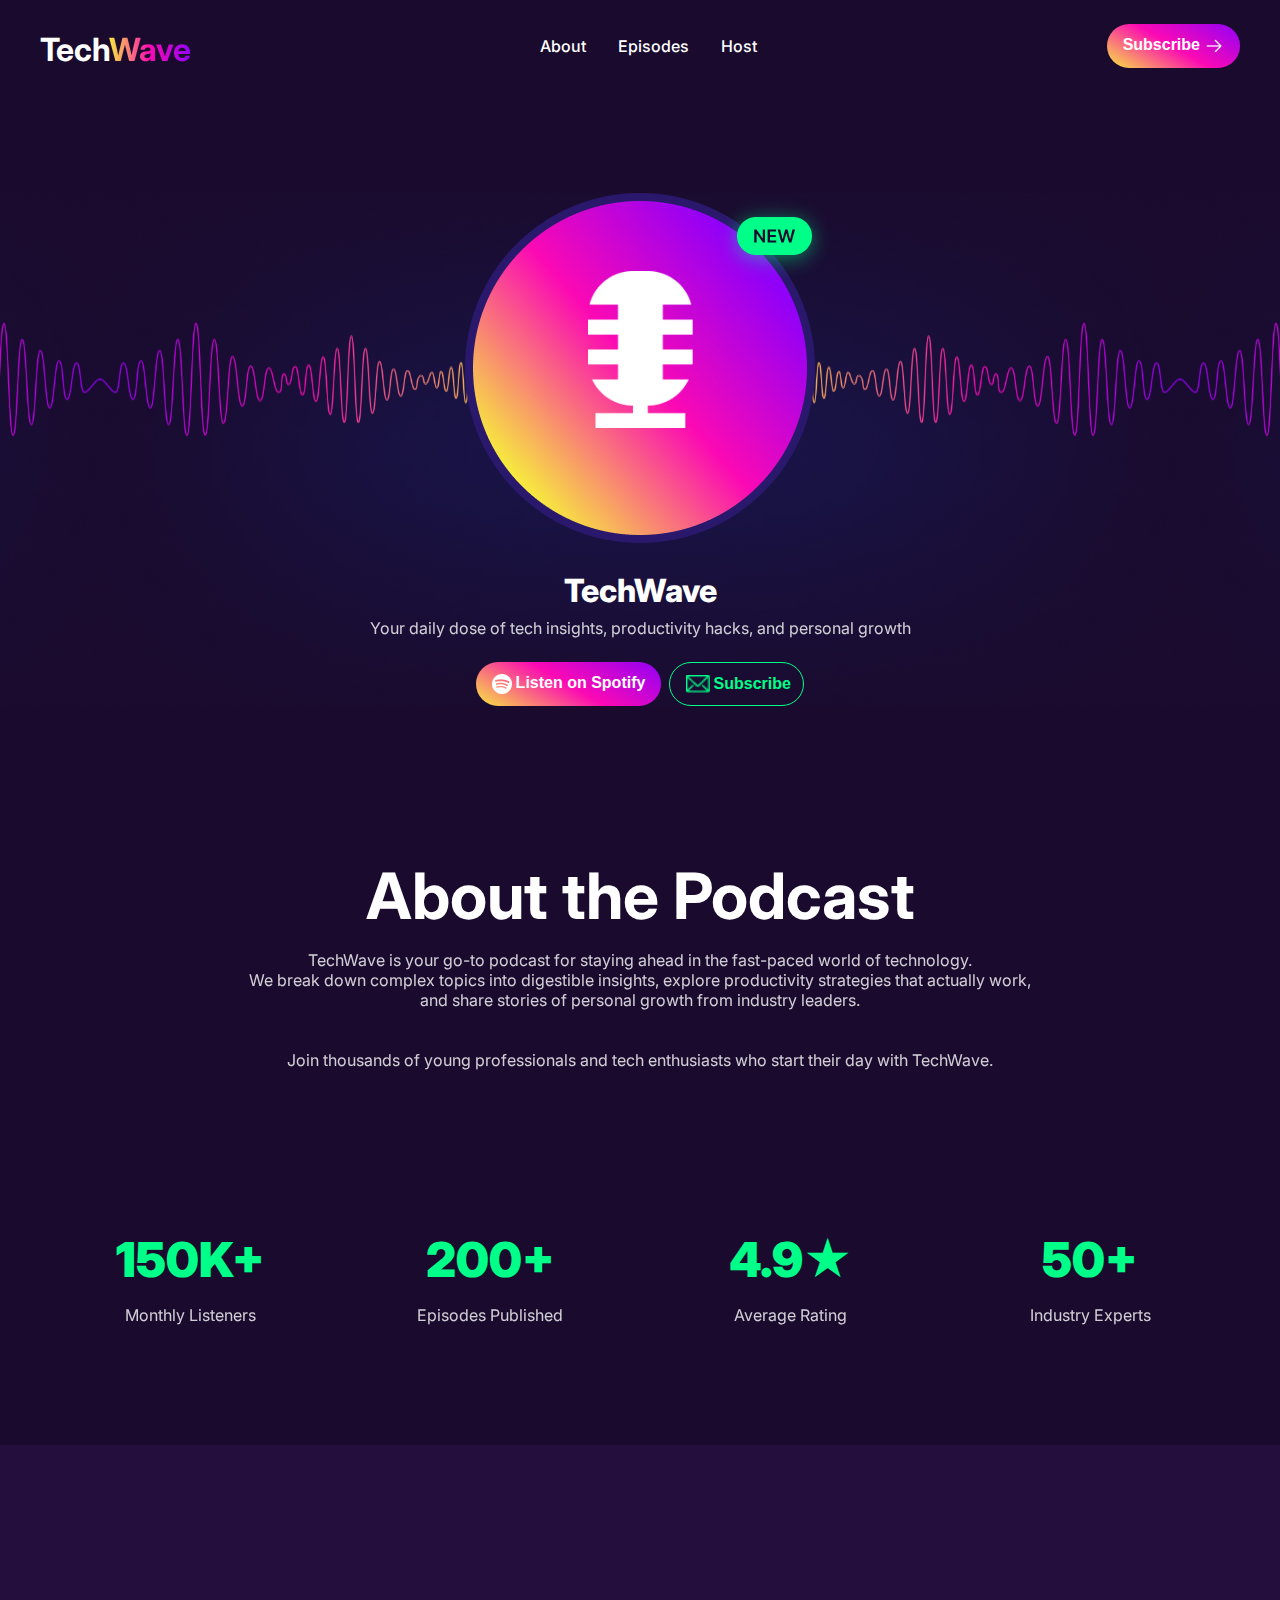
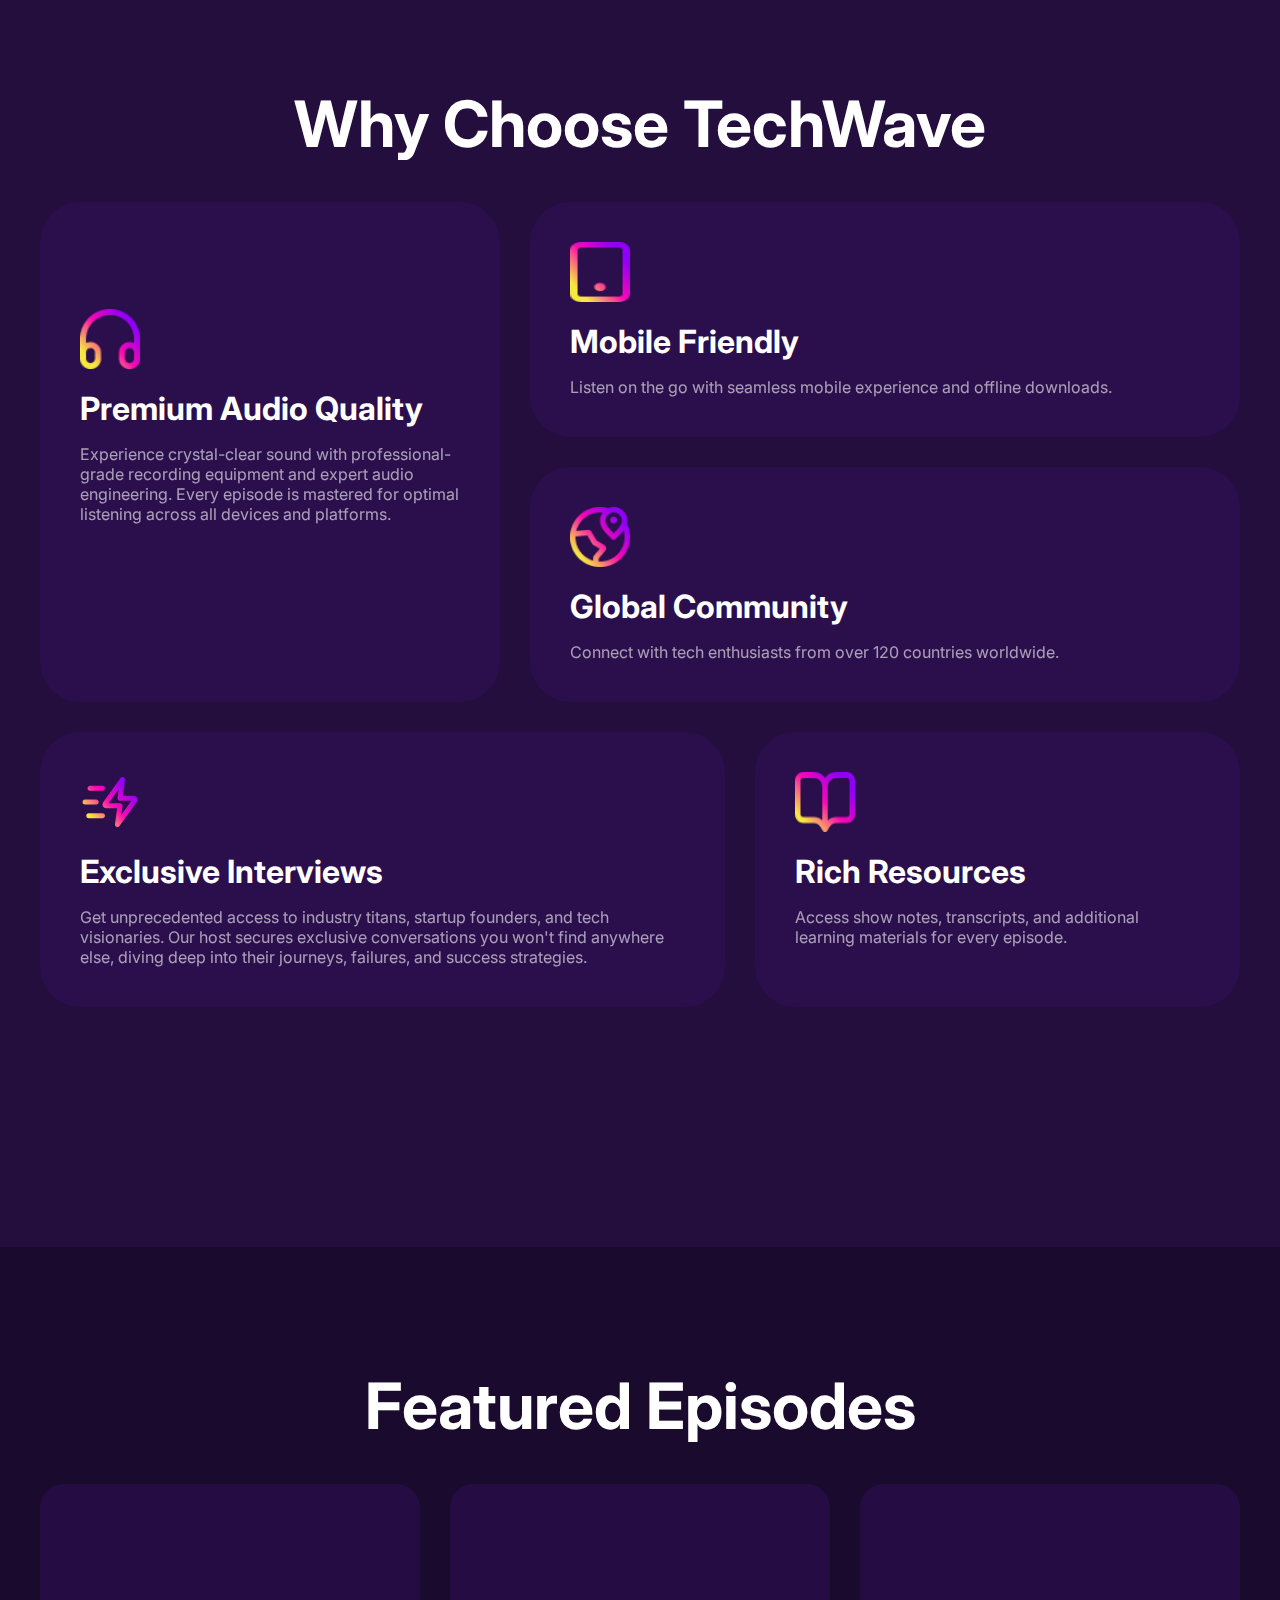
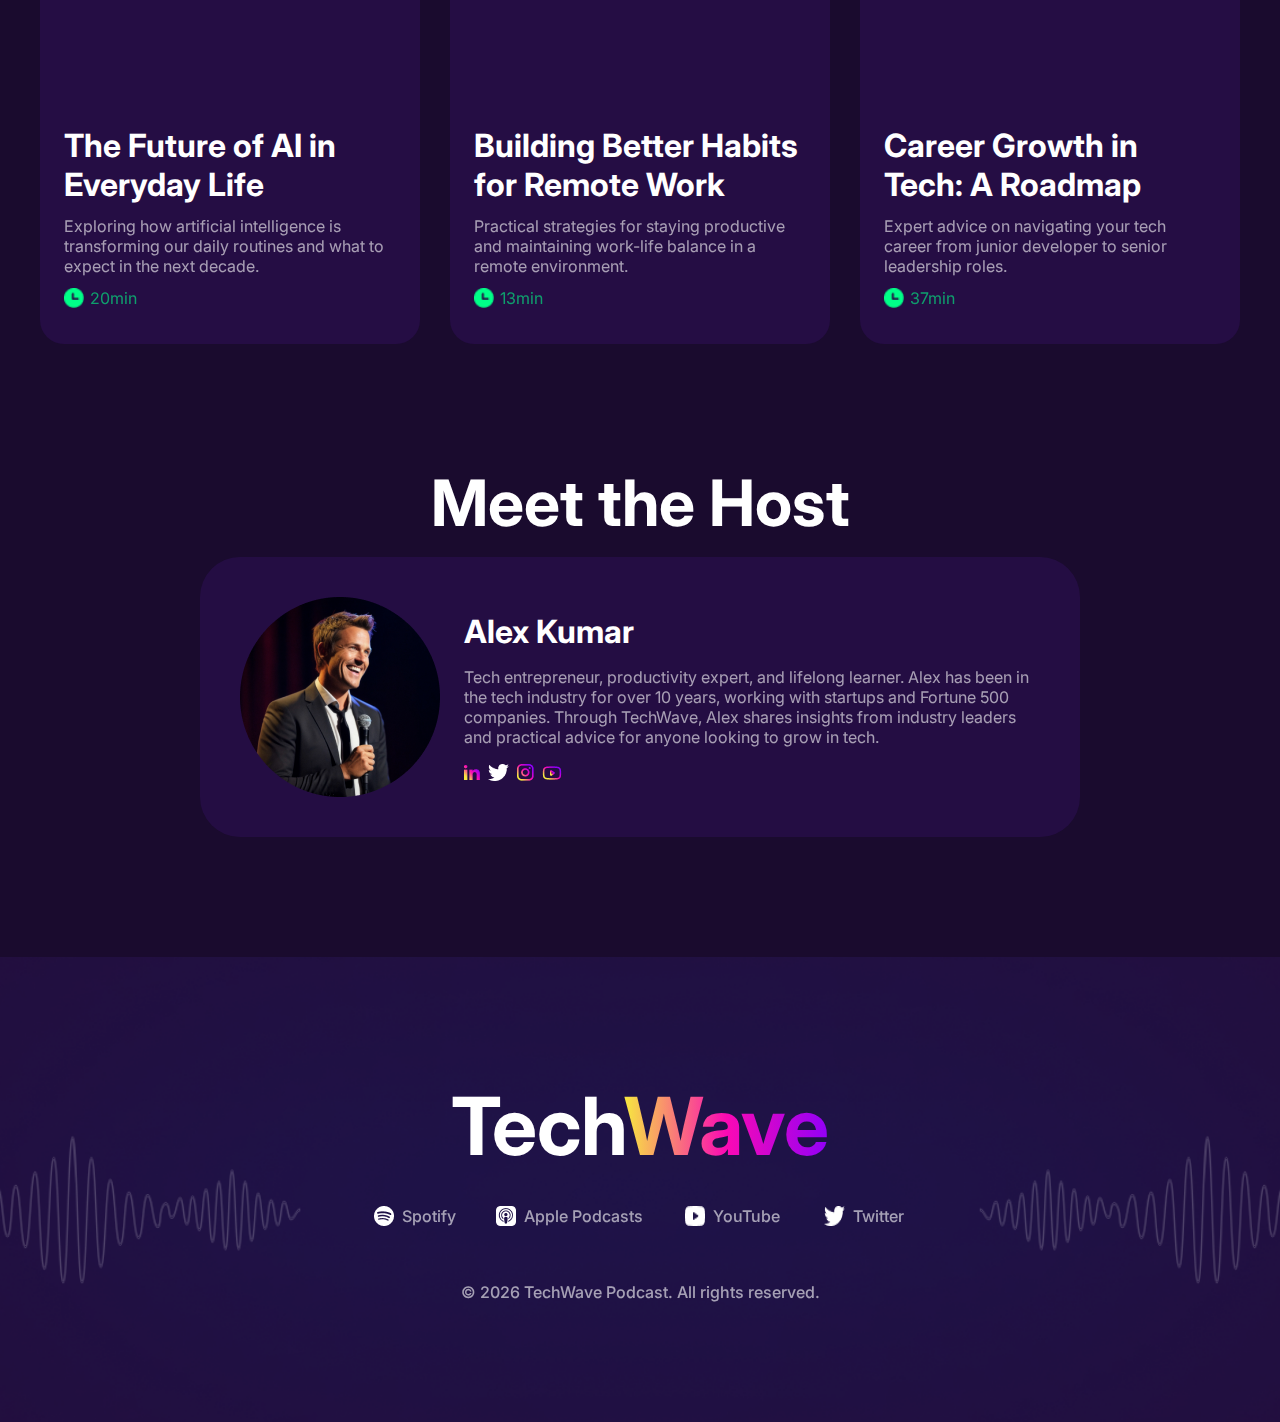
<file: index.html>
<!DOCTYPE html>
<html lang="en">
<head>
    <meta charset="UTF-8">
    <meta name="viewport" content="width=device-width, initial-scale=1.0">
    <title>TechWave</title>
    <link rel="preconnect" href="https://fonts.googleapis.com">
    <link rel="preconnect" href="https://fonts.gstatic.com" crossorigin>
    <link href="https://fonts.googleapis.com/css2?family=Inter:ital,opsz,wght@0,14..32,100..900;1,14..32,100..900&display=swap" rel="stylesheet">
    <link rel="stylesheet" href="./style/color.css">
</head>
<body class="inter-font">
    <header >
        <nav class="nav-bar">
            <h1 class="white">Tech<span class="gradient">Wave</span></h1>
            <ul class="hidden-class">
                <li><a href="">About</a></li>
                <li><a href="">Episodes</a></li>
                <li><a href="">Host</a></li>
            </ul>
            <button class="btn-primary gradient-box hidden-class">
                <p>Subscribe</p>
                <img src="./assets/ArrowRight.png" alt="Arrow image">
            </button>
            <img class="menu-hidden" src="./assets/hamburger-menu.png" alt="">
        </nav>
        <!-- Nav section end -->
        <!-- <section id="hero-section" class="banner"> -->
            <section class="hero-container">
                <div class="img-container">
                        <img class="lower-img" src="./assets/hero-circle.png" alt="circle image">
                        <img class="upper-img" src="./assets/microphone.png" alt="microphone image">
                        <img class="new-img" src="./assets/new-frame.png" alt="">
                </div>
                <h1>TechWave</h1>
                <p>Your daily dose of tech insights, productivity hacks, and personal growth</p>
                <div class="btn-container ">
                    <button class="btn-primary gradient-box" id="spotify-btn">
                        <img src="./assets/spotify.png" alt="">
                        <span>Listen on Spotify</span>
                    </button>
                    <button class="btn-primary" id="message-btn">
                        <img src="./assets/message.png" alt="">
                        <p>Subscribe</p>
                    </button>
                </div>

            </section>
        <!-- </section> -->
    </header>
    <main>
        <!-- about the podcast start -->
         <section class="about">
            <h1 class="white heading-primary">About the Podcast</h1>
            <p>TechWave is your go-to podcast for staying ahead in the fast-paced world of technology. <br>
                We break down complex topics into digestible insights, explore productivity strategies that actually work, <br>
                and share stories of personal growth from industry leaders. <br><br><br>

                Join thousands of young professionals and tech enthusiasts who start their day with TechWave.
            </p>
            
            <div class="stat-container">
                <div class="stat-1">
                    <h1 class="green">150K+</h1>
                    <p>Monthly Listeners</p>
                </div>
                <div class="stat-2">
                    <h1 class="green">200+</h1>
                    <p>Episodes Published</p>
                </div>
                <div class="stat-3">
                    <h1 class="green">4.9★</h1>
                    <p>Average Rating</p>
                </div>
                <div class="stat-4">
                    <h1 class="green">50+</h1>
                    <p>Industry Experts</p>
                </div>
            </div>
         </section>
        <!-- about end -->
        <!-- choosing reasons page -->
        <section class="reason-container">
            <section class="choosing-reasons">
            <h1 class="white heading-primary" style="margin-bottom: 40px;">Why Choose TechWave</h1>
            <div class="grid-container">
                    <div class="audio">
                        <img src="./assets/headphone.png" alt="headphone">
                        <h3 class="white">Premium Audio Quality</h3>
                        <p class="white">Experience crystal-clear sound with professional-grade recording equipment and expert audio engineering. Every episode is mastered for optimal listening across all devices and platforms.</p>
                    </div>
                    <div class="similar" id="mobile">
                        <img src="./assets/device.png" alt="">
                        <h3 class="white">Mobile Friendly</h3>
                        <p class="white">Listen on the go with seamless mobile experience and offline downloads.</p>
                    </div>
                    <div class="similar" id="global">
                        <img src="./assets/location.png" alt="">
                        <h3 class="white">Global Community</h3>
                        <p class="white">Connect with tech enthusiasts from over 120 countries worldwide.</p>
                    </div>
                    <div class="similar" id="interview">
                        <img src="./assets/zap-fast.png" alt="">
                        <h3 class="white">Exclusive Interviews</h3>
                        <p class="white">Get unprecedented access to industry titans, startup founders, and tech visionaries. Our host secures exclusive conversations you won't find anywhere else, diving deep into their journeys, failures, and success strategies.</p>
                    </div>
                    <div class="similar" id="resources">
                        <img src="./assets/resource.png" alt="">
                        <h3 class="white">Rich Resources</h3>
                        <p class="white">Access show notes, transcripts, and additional learning materials for every episode.</p>
                    </div>
            </div>
        </section>
        </section>
        <!-- choosing reasons page end -->
        <!-- feature episodes start -->
        <section class="episode">
            <h1 class="white heading-primary" style="margin-bottom: 40px;">Featured Episodes</h1>
            <div class="videos-container">
                <div class="video-container">
                   <iframe 
                        width="380" 
                        height="214" 
                        src="https://www.youtube.com/embed/CRraHg4Ks_g" 
                        title="YouTube video player" 
                        frameborder="0" 
                        allow="accelerometer; autoplay; clipboard-write; encrypted-media; gyroscope; picture-in-picture; web-share" 
                        allowfullscreen>
                    </iframe>
                    <div class="desc-container">
                        <h3 class="white">The Future of AI in Everyday Life</h3>
                        <p class="white">Exploring how artificial intelligence is transforming our daily routines and what to expect in the next decade.</p>
                        <div class="time-container">
                            <img src="./assets/clock.png" alt="">
                            <p class="green">20min</p>
                        </div>
                    </div>
                </div>
                <div class="video-container">
                    <iframe width="380" height="214" src="https://www.youtube.com/embed/NgoJjIFULDE?si=nuO0bwsHiv3m6TO3" title="YouTube video player" frameborder="0" allow="accelerometer; autoplay; clipboard-write; encrypted-media; gyroscope; picture-in-picture; web-share" referrerpolicy="strict-origin-when-cross-origin" allowfullscreen></iframe>
                    <div class="desc-container">
                        <h3 class="white">Building Better Habits for Remote Work</h3>
                        <p class="white">Practical strategies for staying productive and maintaining work-life balance in a remote environment.</p>
                        <div class="time-container">
                            <img src="./assets/clock.png" alt="">
                            <p class="green">13min</p>
                        </div>
                    </div>
                </div>
                <div class="video-container">
                    <iframe width="380" height="214" src="https://www.youtube.com/embed/XmWkcePhf84?si=lWs0G_qpNuzbfMIS" title="YouTube video player" frameborder="0" allow="accelerometer; autoplay; clipboard-write; encrypted-media; gyroscope; picture-in-picture; web-share" referrerpolicy="strict-origin-when-cross-origin" allowfullscreen></iframe>
                    <div class="desc-container">
                        <h3 class="white">Career Growth in Tech: A Roadmap</h3>
                        <p class="white">Expert advice on navigating your tech career from junior developer to senior leadership roles.</p>
                        <div class="time-container">
                            <img src="./assets/clock.png" alt="">
                            <p class="green">37min</p>
                        </div>
                    </div>
                </div>
            </div>
        </section>
        <!-- feature episodes end -->
        <!-- host intro page start -->
        <section class="host-intro-container">
            <h1 class="heading-primary white">Meet the Host</h1>
            <div class="host-container">
                <img src="./assets/host.png" alt="host picture">
                <div class="host-info-container">
                    <h3 class="white">Alex Kumar</h3>
                    <p class="white">Tech entrepreneur, productivity expert, and lifelong learner. Alex has been in the tech industry for over 10 years, working with startups and Fortune 500 companies. Through TechWave, Alex shares insights from industry leaders and practical advice for anyone looking to grow in tech.</p>
                    <div class="social-container">
                        <img src="./assets/linkedin.png" alt="">
                        <img src="./assets/twitter.png" alt="">
                        <img src="./assets/instagram.png" alt="">
                        <img src="./assets/youtube.png" alt="">
                    </div>
                </div>
            </div>
        </section>
        <!-- host intro page end -->
        <!-- Footer page start -->
        <footer>
            <div class="container">
                <h1>Tech<span class="gradient">Wave</span></h1>
                <div class="logos-container">
                    <div class="logo-container">
                        <img src="./assets/spotify.png" alt="">
                        <p>Spotify</p>
                    </div>
                    <div class="logo-container">
                        <img src="./assets/apple-podcast.png" alt="">
                        <p>Apple Podcasts</p>
                    </div>
                    <div class="logo-container">
                        <img src="./assets/youtube-podcast.png" alt="">
                        <p>YouTube</p>
                    </div>
                    <div class="logo-container">
                        <img src="./assets/twitter.png" alt="">
                        <p>Twitter</p>
                    </div>
                </div>
                <p>© 2026 TechWave Podcast. All rights reserved.</p>
            </div>
        </footer>
        <!-- Footer page end -->

    </main>
</body>
</html>
</file>
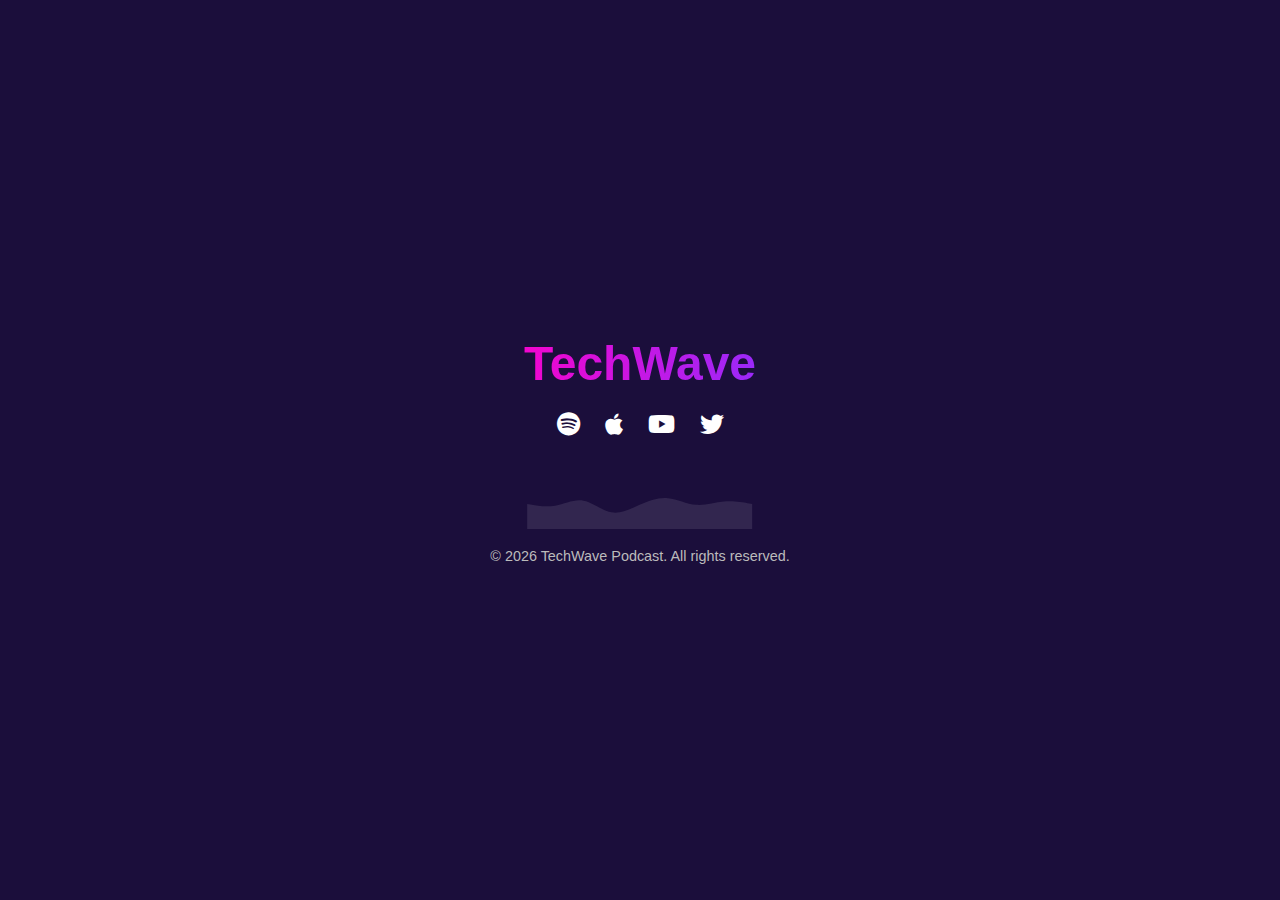
<file: style/main.html>
<!DOCTYPE html>
<html lang="en">
<head>
<meta charset="UTF-8">
<meta name="viewport" content="width=device-width, initial-scale=1.0">
<title>TechWave Banner</title>
<style>
  /* Reset */
  * {
    margin: 0;
    padding: 0;
    box-sizing: border-box;
  }

  body {
    font-family: Arial, sans-serif;
    background-color: #1b0e3b;
    color: white;
    display: flex;
    justify-content: center;
    align-items: center;
    min-height: 100vh;
  }

  .banner {
    text-align: center;
    padding: 40px 20px;
  }

  .banner h1 {
    font-size: 3rem;
    font-weight: bold;
    background: linear-gradient(90deg, #ff00c8, #8e2eff);
    -webkit-background-clip: text;
    -webkit-text-fill-color: transparent;
    margin-bottom: 20px;
  }

  .social-icons {
    display: flex;
    justify-content: center;
    gap: 25px;
    margin-bottom: 20px;
    flex-wrap: wrap;
  }

  .social-icons a {
    color: white;
    font-size: 1.5rem;
    text-decoration: none;
    transition: transform 0.3s;
  }

  .social-icons a:hover {
    transform: scale(1.2);
  }

  .wave {
    width: 100%;
    max-width: 600px;
    height: 50px;
    margin: 20px auto 0;
  }

  .copyright {
    font-size: 0.9rem;
    color: #bbb;
    margin-top: 15px;
  }

  /* Responsive */
  @media (max-width: 600px) {
    .banner h1 {
      font-size: 2rem;
    }

    .social-icons a {
      font-size: 1.2rem;
    }

    .wave {
      height: 30px;
    }
  }
</style>
<!-- Include Font Awesome for icons -->
<link rel="stylesheet" href="https://cdnjs.cloudflare.com/ajax/libs/font-awesome/6.4.0/css/all.min.css">
</head>
<body>

<div class="banner">
  <h1>Tech<span style="color: #ff00c8;">Wave</span></h1>

  <div class="social-icons">
    <a href="#"><i class="fab fa-spotify"></i></a>
    <a href="#"><i class="fab fa-apple"></i></a>
    <a href="#"><i class="fab fa-youtube"></i></a>
    <a href="#"><i class="fab fa-twitter"></i></a>
  </div>

  <svg class="wave" viewBox="0 0 1440 320">
    <path fill="white" fill-opacity="0.1" d="M0,160L30,165.3C60,171,120,181,180,170.7C240,160,300,128,360,138.7C420,149,480,203,540,213.3C600,224,660,192,720,165.3C780,139,840,117,900,122.7C960,128,1020,160,1080,165.3C1140,171,1200,149,1260,144C1320,139,1380,149,1410,154.7L1440,160L1440,320L1410,320C1380,320,1320,320,1260,320C1200,320,1140,320,1080,320C1020,320,960,320,900,320C840,320,780,320,720,320C660,320,600,320,540,320C480,320,420,320,360,320C300,320,240,320,180,320C120,320,60,320,30,320L0,320Z"></path>
  </svg>

  <div class="copyright">
    © 2026 TechWave Podcast. All rights reserved.
  </div>
</div>

</body>
</html>
</file>
<file: style/color.css>
*{
    margin: 0;
    padding: 0;
    box-sizing: border-box;
}

body{
    max-width: 1600px;
    width: 100%;
    margin: 0 auto;
    background-color: rgba(26, 11, 46, 1);
    overflow-x: hidden;
}

/* shared styles */
.inter-font {
  font-family: "Inter", sans-serif;
  font-optical-sizing: auto;
}
.gradient{
    background: linear-gradient(
    to right,
    rgba(247, 233, 63, 1), 
    rgba(251, 9, 180, 1), 
    rgba(145, 0, 248, 1)
  );
  background-clip: text;
  -webkit-background-clip: text;
  -webkit-text-fill-color: transparent;
}

.gradient-box {
  background: linear-gradient(
    30.64deg,
    rgba(247, 233, 63, 1), 
    rgba(251, 9, 180, 1), 
    rgba(145, 0, 248, 1)
  );
}
.heading-primary{
    font-size: 4rem;
    font-weight: 700;
    margin-bottom: 16px;
}
.white{
    color: white;
}

.green{
    color: rgba(0, 255, 136, 1);
}

.btn-primary{
    display: flex;
    height: 44px;
    max-width: 135px;
    padding: 12px 16px;
    border-radius: 10000px;
    gap: 4px;
    border: none;
}
.btn-primary p{
    font-size: 1rem;
    font-weight: 600;
    color: white;
}
.btn-primary span{
    font-size: 1rem;
    font-weight: 600;
    color: white;
}

/* nav related styles */

nav{
    max-width: 1200px;
    height: 92px;
    display: flex;
    margin: 0 auto;
    justify-content: space-between;
    align-items: center;
    
    
}
nav h1{
    height: 2rem;
    max-width: 218px;
    font-size: 2rem;
    font-weight: bolder;
}
nav ul{
    max-width: 218px;
    display: flex;
    gap: 32px;
}
nav li{
    list-style: none;
}
nav a{
    text-decoration: none;
    color: black;
    font-size: 1rem;
    font-weight: 500;
    color: white;
}

.menu-hidden{
    display: none;
}
/* Hero section design */
.hero-container{
    max-width: 1600px;
    background: url(../assets/hero-bg.png), rgba(42, 24, 108, 1);
    background-position: center;
    background-size: contain;
    display: flex;
    flex-direction: column;
    align-items: center;
    width: 100%;
    margin: 101px auto;
}

.img-container{
    width: 100%;
    max-width: 350px;
    margin: 0 auto 24px;
    position: relative;
}

.upper-img{
    position: absolute;
    top: 22%;
    left: 35%;
    width: 30%;
    height: auto;
    animation: professionalFloat 6s ease-in-out infinite;
    transform-origin: center;
}

.new-img{
    position: absolute;
    left: 70%;
}

.img-container .lower-img{
    margin: 0 auto;
    width: 100%;
}

.btn-container{
    display: flex;
    gap: 8px;
    justify-content: center;
}
.hero-container h1{
    font-size: 2rem;
    font-weight: 800;
    color: white;
    margin-bottom: 8px;
    animation: textBreath 5s ease-in-out infinite;
}
.hero-container > p{
    max-width: 550px;
    opacity: 0.8;
    color: white;
    margin-bottom: 24px;
}
#spotify-btn{
    max-width: 201px;
    height: 44px;
}

#message-btn{
    background: none;
    border: 1px solid  rgba(0, 255, 136, 1);   
}
#message-btn p{
    color: rgba(0, 255, 136, 1);
}
@keyframes textBreath {
    0% {
        transform: translateY(0);
        opacity: 0.95;
    }
    50% {
        transform: translateY(-4px);
        opacity: 1;
    }
    100% {
        transform: translateY(0);
        opacity: 0.95;
    }
}
@keyframes professionalFloat {
    0% {
        transform: translateY(0) scale(1);
        opacity: 0.95;
    }
    25% {
        transform: translateY(-8px) scale(1.02);
        opacity: 1;
    }
    50% {
        transform: translateY(0) scale(1);
        opacity: 0.95;
    }
    75% {
        transform: translateY(6px) scale(1.01);
        opacity: 1;
    }
    100% {
        transform: translateY(0) scale(1);
        opacity: 0.95;
    }
}
/* about section related */
.about{
    max-width: 1200px;
    margin: 0 auto 120px;
    text-align: center;
    padding-top: 50px;
}
.about >p{
    font-size: 1rem;
    font-weight: 400;
    opacity: 0.8;
    color: white;
    text-align: center;
    margin-bottom: 160px;
}
.stat-container{
    max-width: 1200px;
    display: grid;
    grid-template-columns: repeat(4,1fr);
    align-items: center;
}
.stat-container h1{
    text-align: center;
    font-size: 3rem;
    font-weight: 900;
    margin-bottom: 16px;
}
.stat-container p{
    font-size: 1rem;
    font-weight: 400;
    opacity: 0.8;
    color: white;
    text-align: center;
}
/* choosing reasons */
.reason-container{
    max-width: 1600px;
    padding: 120px 0;
    background: rgba(35, 14, 61, 1);
}
.choosing-reasons, .episode{
    text-align:center;
    max-width: 1200px;
    margin: 120px auto;
}
.choosing-reasons h1{
    margin: 0 auto;
}
.choosing-reasons h3{
    font-size: 2rem;
    font-weight: 700;
    margin-bottom: 16px;
    text-align: left;
}

.choosing-reasons p{
    font-size: 1rem;
    font-weight: 400;
    opacity: 0.6;
    text-align: left;
}
.choosing-reasons img{
    width: 60px;
    height: 60px;
    margin-bottom: 16px;
}
.audio{
    text-align: left;
    grid-area: audio;
    padding: 107px 40px;
    border-radius: 40px;
    background: rgba(53, 17, 101, 0.4);
}
.similar{
    text-align: left;
    padding: 40px;
    border-radius: 40px;
    background: rgba(53, 17, 101, 0.4);
}
#mobile{
    grid-area: mobile;
}
#global{
    grid-area: global;
}
#interview{
    grid-area: interview;
}
#resources{
    grid-area: resources;
}
.grid-container{
    display: grid;
    gap: 30px;
    grid-template-areas: 
    "audio      mobile      mobile"
    "audio      global      global"
    "interview  interview   resources"
}
/* vides page related */

.videos-container{
    display: flex;
    gap: 30px;
}
.videos-container>h1{
    margin-bottom: 40px;
}
.video-container{
    max-width: 380px;
    border-radius: 24px;
    overflow: hidden;
    background: rgba(37, 13, 68, 1);
}

.desc-container{
    text-align: left;
    margin: 24px;
}
.desc-container h3{
    font-size: 2rem;
    font-weight: 700;
    margin-bottom: 12px;
}
.time-container{
    display: flex;
    gap: 6px;
}
.time-container img{
    width: 20px;
    height: 20px;
}
 .desc-container p{
    font-size: 1rem;
    font-weight: 400;
    opacity: 0.6;
    margin-bottom: 12px;
 }
 /* Host inro page styles */
 .host-intro-container{
    max-width: 1200px;
    text-align: center;
    margin: 0 200px 120px;
 }
 .host-container{
    padding: 40px;
    display: flex;
    align-items: center;
    justify-content: center;
    gap: 24px;
    border-radius: 40px;
    background: rgba(53, 17, 101, 0.4);
 }
 .host-info-container{
    text-align: left;
 }
 .host-info-container h3{
    font-size: 2rem;
    font-weight: 700;
    margin-bottom: 16px;
 }
  .host-info-container p{
    opacity: 0.6;
    margin-bottom: 16px;
  }
  .social-container{
    display: flex;
    align-items: center;
    gap: 8px;
  }
  /* footer related */
  footer{
    max-width: 1600px;
    background: url(../assets/footer-bg.png), rgba(42, 24, 108, 1);
    background-position: center;
    background-size: cover;
    background-repeat: no-repeat;
    padding: 120px;
    width: 100%;
  }
  .container{
    max-width: 1360px;
    display: flex;
    flex-direction: column;
    align-items: center;
  }
  footer h1{
    /* height: 2rem; */
    /* max-width: 410px; */
    font-size: 5rem;
    font-weight: bolder;
    color: white;
  }
  footer p{
    color: white;
    opacity: 0.6;
    font-weight: 500;
  }
  .logos-container{
    display: grid;
    grid-template-columns: repeat(4, auto);
    gap: 40px;
    margin-top: 32px;
    margin-bottom: 56px;
  }
  .logo-container{
    display: flex;
    gap: 8px;
    justify-content: center;
  }
/* responsive mobile device */
@media screen and (max-width:576px) {
    nav{
        margin: 0 20px;
    }
    .hidden-class{
        display: none;
    }
    .menu-hidden{
        display: block;
    }
    .hero-container{
        width: 100%;
        background-repeat: no-repeat;
        background-size: cover;
        background-position: center;
        text-align: center;
        margin-top: 0;
        margin-bottom: 40px;
        padding: 0 20px;
    }
    .img-container{
        width: 200px;
        height: 200px;
        margin-top: 40px;
    } 
    .new-img{
        left: 65%;
    }
    .stat-container{
        grid-template-columns: repeat(2,1fr);
    }
    .stat-container h1{
        font-size: 2.5rem;
    }
    .about{
        margin: 0 20px;
        padding-top: 40px;
        text-align: center;
        margin-bottom: 40px;
    }
    .heading-primary{
        font-size: 2rem;
    }
    .about >p{
        margin-bottom: 80px;
    }
    .grid-container{
        margin: 0 20px;
        display: grid;
        gap: 16px;
        grid-template-areas: 
        "audio"           
        "mobile"
        "global"
        "interview"  
        "resources"
    }
    .reason-container{
        padding: 40px 0;
    }
    .choosing-reasons,
    .episode{
        margin: 40px auto;
    }
    .videos-container,  .host-container{
        flex-direction: column;
        gap: 16px;
        margin: 0 20px;
    }
    .host-intro-container{
        margin: 0 20px 40px;
    }
    .host-container{
        padding: 24px;
    }
    .host-info-container{
        text-align: center;
    }
    .social-container{
        justify-content: center;
    }
    .logos-container{
        grid-template-columns: repeat(2, auto);
    }
     footer{
        height: 248px;
        /* width: 100%; */
        background: url(../assets/bg-footer.png), rgba(42, 24, 108, 1);
        background-position: center;
        background-size: cover;
        background-repeat: no-repeat;
        padding: 40px 0;
    }
    .container{
        max-width: 400px;
    }
    footer h1 {
        font-size: 2.5rem;
    }

    footer p {
        font-size: 0.875rem;
    }

    .logos-container {
        grid-template-columns: repeat(2,auto);
        row-gap: 16px;
        margin: 16px 0 24px;
    }
}
</file>
